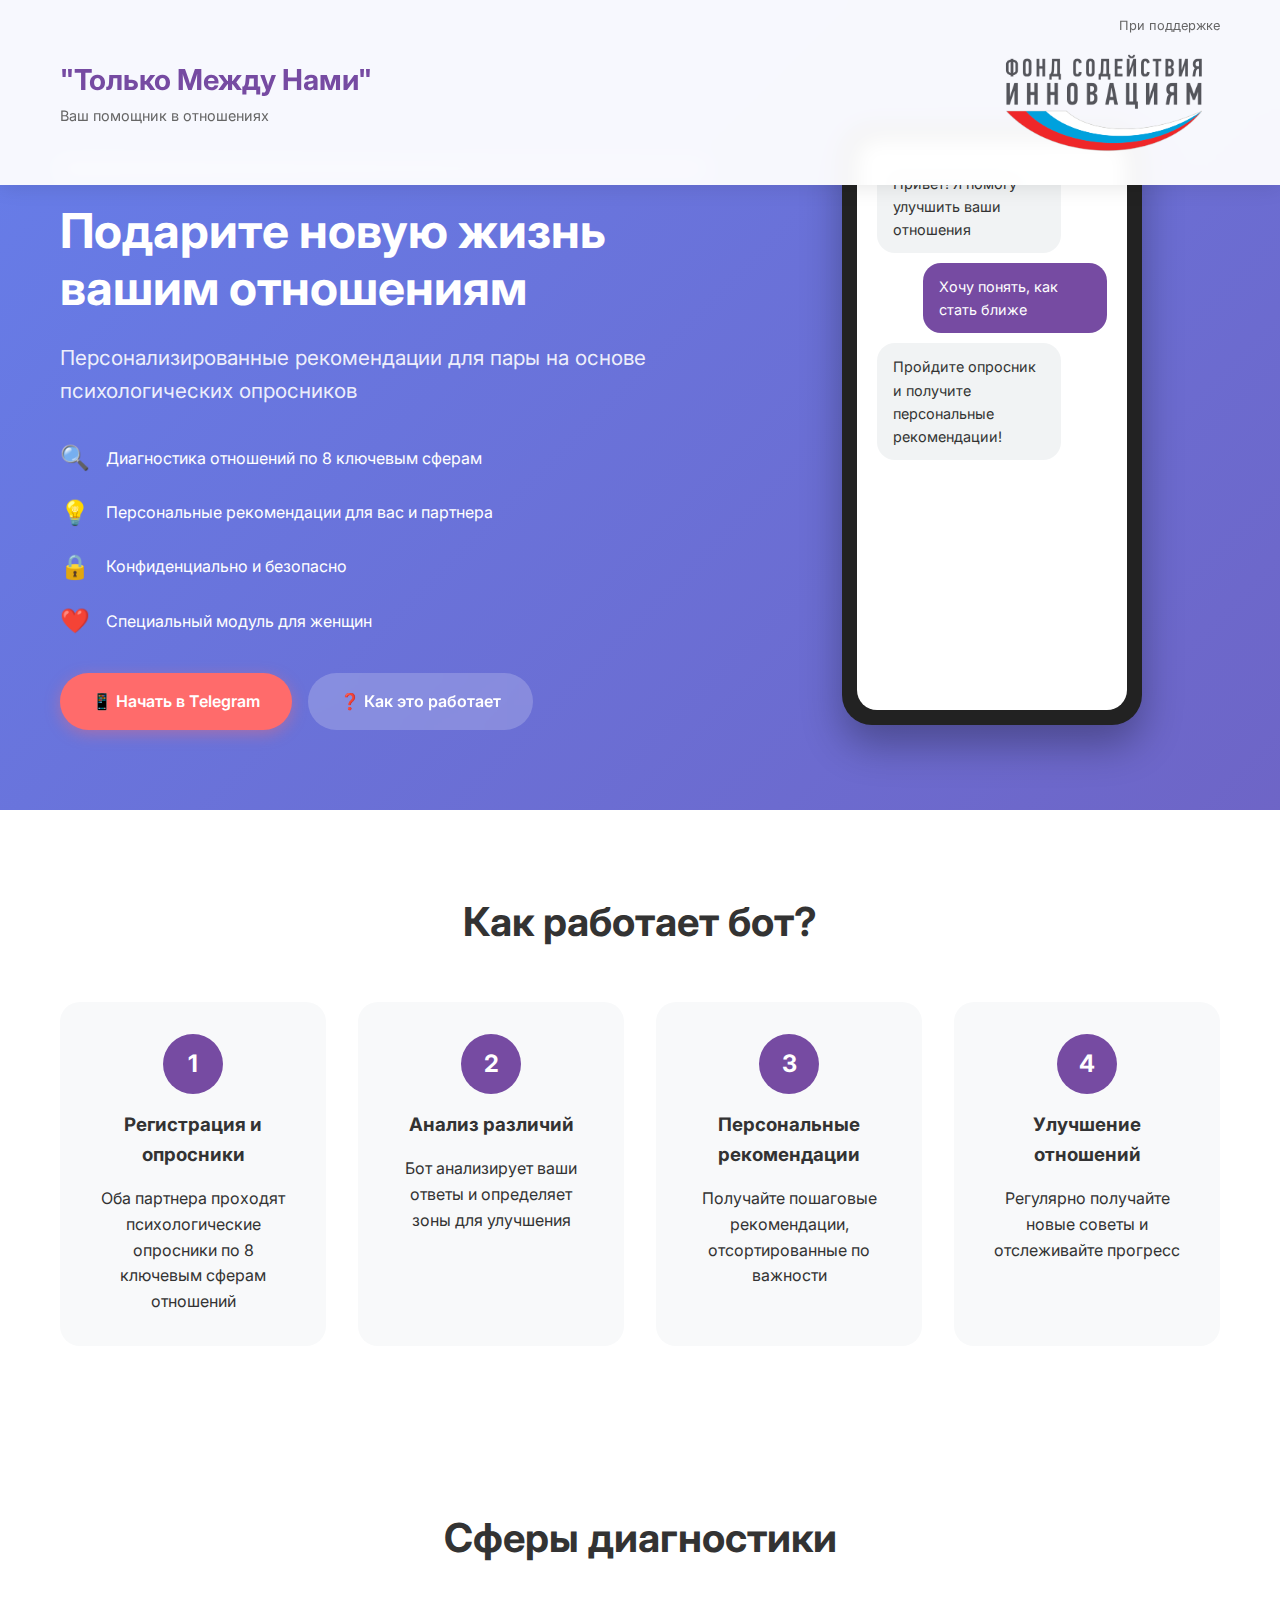
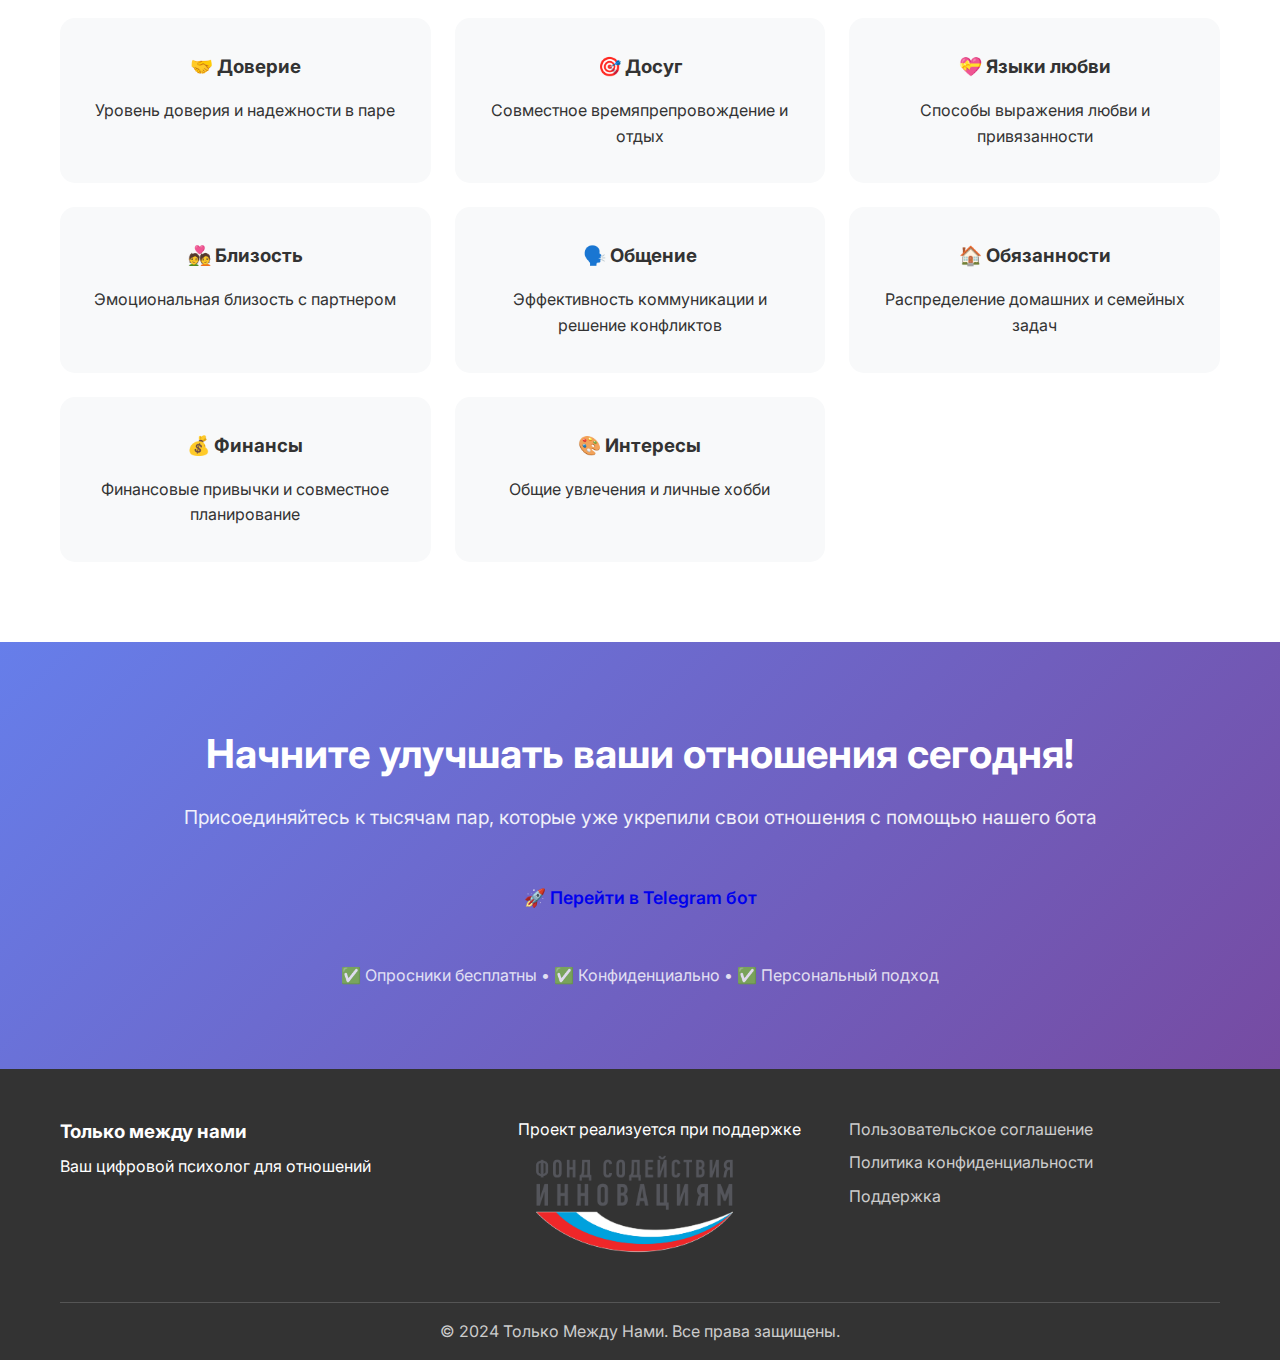
<file: web_page/index.html>
<!DOCTYPE html>
<html lang="ru">
<head>
    <meta charset="UTF-8">
    <meta name="viewport" content="width=device-width, initial-scale=1.0">
    <title>Family Harmony - Бот для семейных отношений</title>
    <link rel="stylesheet" href="style.css">
    <link href="https://fonts.googleapis.com/css2?family=Inter:wght@300;400;500;600;700&display=swap" rel="stylesheet">
</head>
<body>
    <!-- Хедер -->
    <header class="header">
        <div class="container">
            <div class="header-content">
                <div class="logo">
                    <h1>"Только Между Нами"</h1>
                    <span>Ваш помощник в отношениях</span>
                </div>
                <div class="sponsor">
                    <p>При поддержке</p>
                    <img src="images/sponsor-logo.png" alt="Логотип спонсора" class="sponsor-logo">
                </div>
            </div>
        </div>
    </header>

    <!-- Герой секция -->
    <section class="hero">
        <div class="container">
            <div class="hero-content">
                <div class="hero-text">
                    <h2>____________________________</h2>
                    <h2>Подарите новую жизнь вашим отношениям</h2>
                    <p class="hero-subtitle">Персонализированные рекомендации для пары на основе психологических опросников</p>
                    
                    <div class="features">
                        <div class="feature">
                            <span class="feature-icon">🔍</span>
                            <span>Диагностика отношений по 8 ключевым сферам</span>
                        </div>
                        <div class="feature">
                            <span class="feature-icon">💡</span>
                            <span>Персональные рекомендации для вас и партнера</span>
                        </div>
                        <div class="feature">
                            <span class="feature-icon">🔒</span>
                            <span>Конфиденциально и безопасно</span>
                        </div>
                        <div class="feature">
                            <span class="feature-icon">❤️</span>
                            <span>Специальный модуль для женщин</span>
                        </div>
                    </div>

                    <div class="cta-buttons">
                        <a href="https://t.me/ykassa11102025_bot" class="btn btn-primary" target="_blank">
                            📱 Начать в Telegram
                        </a>
                        <a href="#how-it-works" class="btn btn-secondary">
                            ❓ Как это работает
                        </a>
                    </div>
                </div>
                <div class="hero-image">
                    <div class="phone-mockup">
                        <div class="phone-screen">
                            <div class="bot-demo">
                                <div class="message bot-message">
                                    Привет! Я помогу улучшить ваши отношения
                                </div>
                                <div class="message user-message">
                                    Хочу понять, как стать ближе
                                </div>
                                <div class="message bot-message">
                                    Пройдите опросник и получите персональные рекомендации!
                                </div>
                            </div>
                        </div>
                    </div>
                </div>
            </div>
        </div>
    </section>

    <!-- Как это работает -->
    <section id="how-it-works" class="how-it-works">
        <div class="container">
            <h2>Как работает бот?</h2>
            <div class="steps">
                <div class="step">
                    <div class="step-number">1</div>
                    <h3>Регистрация и опросники</h3>
                    <p>Оба партнера проходят психологические опросники по 8 ключевым сферам отношений</p>
                </div>
                <div class="step">
                    <div class="step-number">2</div>
                    <h3>Анализ различий</h3>
                    <p>Бот анализирует ваши ответы и определяет зоны для улучшения</p>
                </div>
                <div class="step">
                    <div class="step-number">3</div>
                    <h3>Персональные рекомендации</h3>
                    <p>Получайте пошаговые рекомендации, отсортированные по важности</p>
                </div>
                <div class="step">
                    <div class="step-number">4</div>
                    <h3>Улучшение отношений</h3>
                    <p>Регулярно получайте новые советы и отслеживайте прогресс</p>
                </div>
            </div>
        </div>
    </section>

    <!-- Сферы диагностики -->
    <section class="categories">
        <div class="container">
            <h2>Сферы диагностики</h2>
            <div class="category-grid">
                <div class="category-card">
                    <h3>🤝 Доверие</h3>
                    <p>Уровень доверия и надежности в паре</p>
                </div>
                <div class="category-card">
                    <h3>🎯 Досуг</h3>
                    <p>Совместное времяпрепровождение и отдых</p>
                </div>
                <div class="category-card">
                    <h3>💝 Языки любви</h3>
                    <p>Способы выражения любви и привязанности</p>
                </div>
                <div class="category-card">
                    <h3>💑 Близость</h3>
                    <p>Эмоциональная близость с партнером</p>
                </div>
                <div class="category-card">
                    <h3>🗣️ Общение</h3>
                    <p>Эффективность коммуникации и решение конфликтов</p>
                </div>
                <div class="category-card">
                    <h3>🏠 Обязанности</h3>
                    <p>Распределение домашних и семейных задач</p>
                </div>
                <div class="category-card">
                    <h3>💰 Финансы</h3>
                    <p>Финансовые привычки и совместное планирование</p>
                </div>
                <div class="category-card">
                    <h3>🎨 Интересы</h3>
                    <p>Общие увлечения и личные хобби</p>
                </div>
            </div>
        </div>
    </section>

    <!-- CTA секция -->
    <section class="cta">
        <div class="container">
            <div class="cta-content">
                <h2>Начните улучшать ваши отношения сегодня!</h2>
                <p>Присоединяйтесь к тысячам пар, которые уже укрепили свои отношения с помощью нашего бота</p>
                <a href="https://t.me/ykassa11102025_bot" class="btn btn-large" target="_blank">
                    🚀 Перейти в Telegram бот
                </a>
                <div class="guarantee">
                    <span>✅ Опросники бесплатны • ✅ Конфиденциально • ✅ Персональный подход</span>
                </div>
            </div>
        </div>
    </section>

    <!-- Футер -->
    <footer class="footer">
        <div class="container">
            <div class="footer-content">
                <div class="footer-info">
                    <div class="footer-logo">
                        <h3>Только между нами</h3>
                        <p>Ваш цифровой психолог для отношений</p>
                    </div>
                    <div class="footer-sponsor">
                        <p>Проект реализуется при поддержке</p>
                        <img src="images/sponsor-logo.png" alt="Логотип спонсора" class="sponsor-logo-small">
                    </div>
                </div>
                <div class="footer-links">
                    <a href="terms.html">Пользовательское соглашение</a>
                    <a href="privacy.html">Политика конфиденциальности</a>
                    <a href="mailto:support@familyharmony.ru">Поддержка</a>
                </div>
            </div>
            <div class="footer-bottom">
                <p>&copy; 2024 Только Между Нами. Все права защищены.</p>
            </div>
        </div>
    </footer>
</body>
</html>
</file>
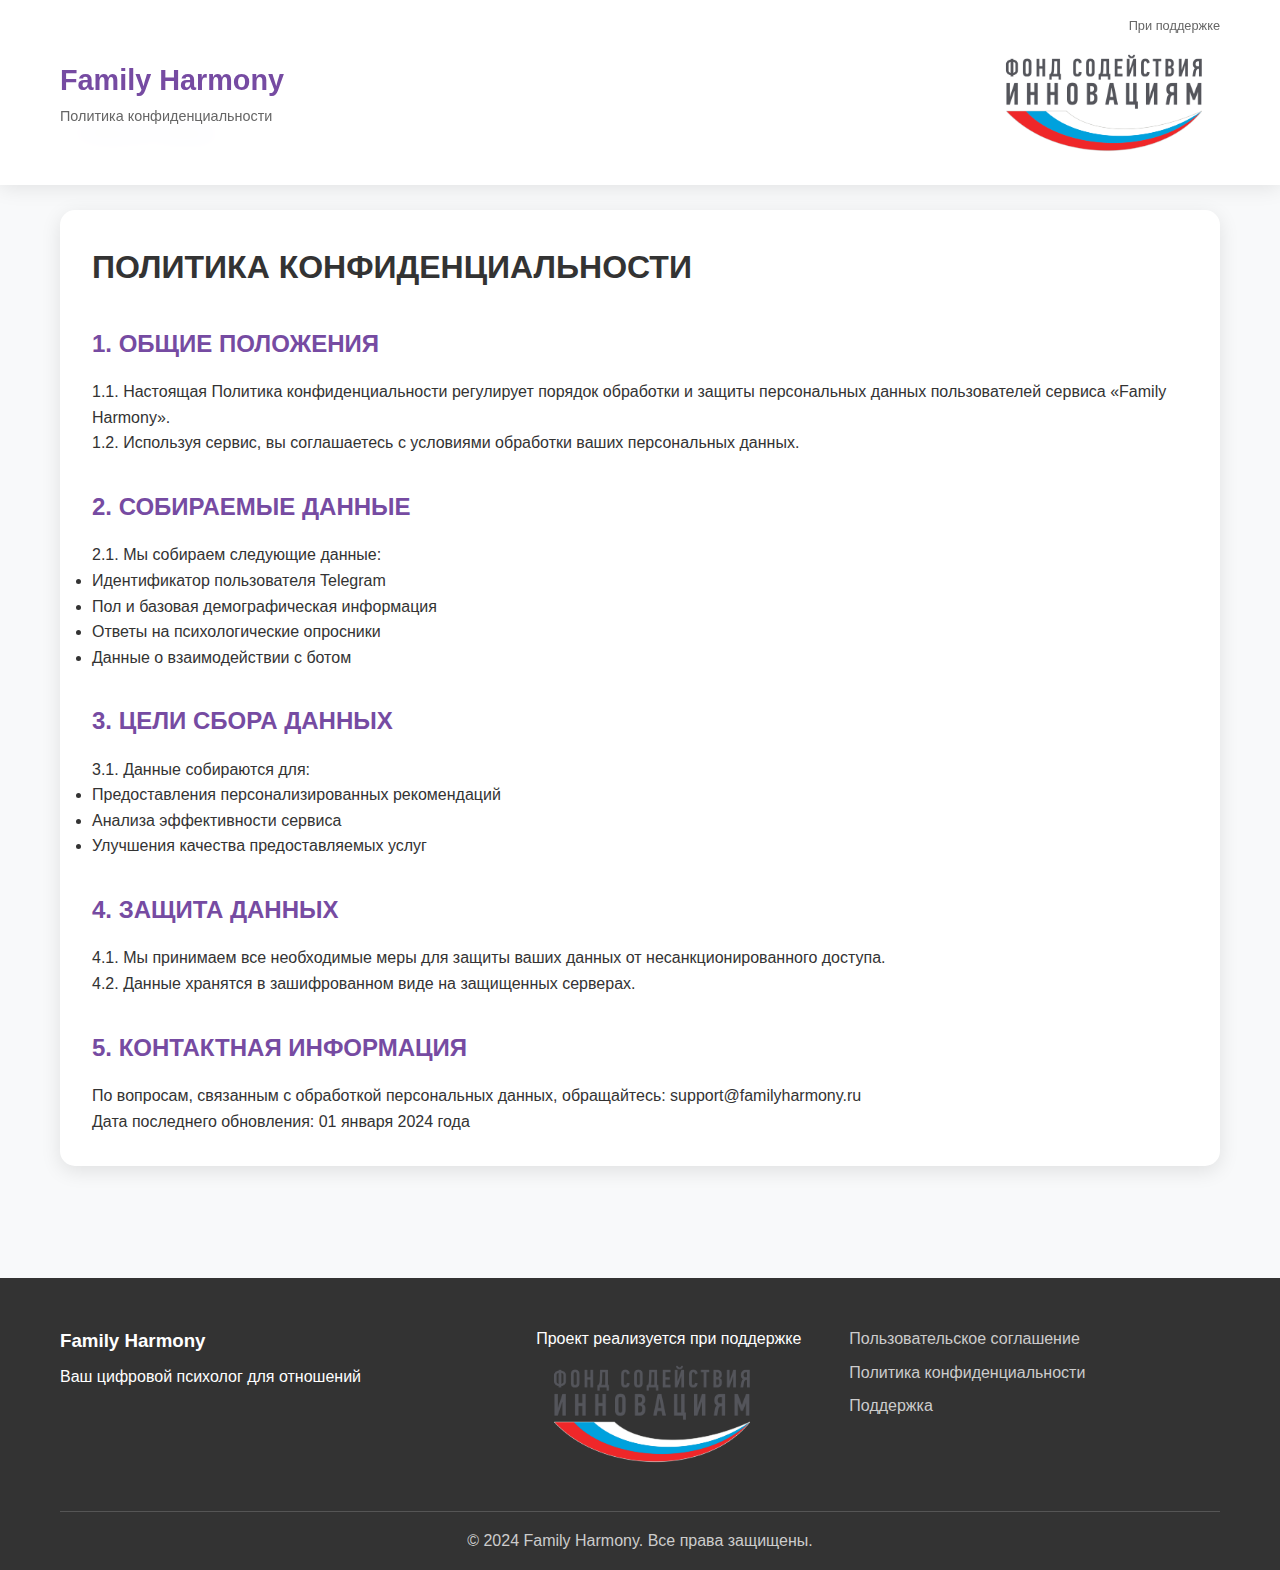
<file: web_page/privacy.html>
<!DOCTYPE html>
<html lang="ru">
<head>
    <meta charset="UTF-8">
    <meta name="viewport" content="width=device-width, initial-scale=1.0">
    <title>Политика конфиденциальности - Family Harmony</title>
    <link rel="stylesheet" href="style.css">
    <style>
        .privacy-content {
            background: white;
            padding: 2rem;
            border-radius: 15px;
            margin: 2rem 0;
            box-shadow: 0 5px 20px rgba(0,0,0,0.1);
        }
        .privacy-content h2 {
            color: #764ba2;
            margin: 2rem 0 1rem;
        }
        .back-link {
            display: inline-block;
            margin-bottom: 2rem;
            color: #764ba2;
            text-decoration: none;
        }
    </style>
</head>
<body>
    <header class="header">
        <div class="container">
            <div class="header-content">
                <div class="logo">
                    <h1>Family Harmony</h1>
                    <span>Политика конфиденциальности</span>
                </div>
                <div class="sponsor">
                    <p>При поддержке</p>
                    <img src="images/sponsor-logo.png" alt="Логотип спонсора" class="sponsor-logo">
                </div>
            </div>
        </div>
    </header>

    <section style="padding: 120px 0 80px; background: #f8f9fa; min-height: 100vh;">
        <div class="container">
            <a href="index.html" class="back-link">← Назад на главную</a>
            
            <div class="privacy-content">
                <h1>ПОЛИТИКА КОНФИДЕНЦИАЛЬНОСТИ</h1>

                <h2>1. ОБЩИЕ ПОЛОЖЕНИЯ</h2>
                <p>1.1. Настоящая Политика конфиденциальности регулирует порядок обработки и защиты персональных данных пользователей сервиса «Family Harmony».</p>
                <p>1.2. Используя сервис, вы соглашаетесь с условиями обработки ваших персональных данных.</p>

                <h2>2. СОБИРАЕМЫЕ ДАННЫЕ</h2>
                <p>2.1. Мы собираем следующие данные:</p>
                <ul>
                    <li>Идентификатор пользователя Telegram</li>
                    <li>Пол и базовая демографическая информация</li>
                    <li>Ответы на психологические опросники</li>
                    <li>Данные о взаимодействии с ботом</li>
                </ul>

                <h2>3. ЦЕЛИ СБОРА ДАННЫХ</h2>
                <p>3.1. Данные собираются для:</p>
                <ul>
                    <li>Предоставления персонализированных рекомендаций</li>
                    <li>Анализа эффективности сервиса</li>
                    <li>Улучшения качества предоставляемых услуг</li>
                </ul>

                <h2>4. ЗАЩИТА ДАННЫХ</h2>
                <p>4.1. Мы принимаем все необходимые меры для защиты ваших данных от несанкционированного доступа.</p>
                <p>4.2. Данные хранятся в зашифрованном виде на защищенных серверах.</p>

                <h2>5. КОНТАКТНАЯ ИНФОРМАЦИЯ</h2>
                <p>По вопросам, связанным с обработкой персональных данных, обращайтесь: support@familyharmony.ru</p>

                <p>Дата последнего обновления: 01 января 2024 года</p>
            </div>
        </div>
    </section>

    <footer class="footer">
        <div class="container">
            <div class="footer-content">
                <div class="footer-info">
                    <div class="footer-logo">
                        <h3>Family Harmony</h3>
                        <p>Ваш цифровой психолог для отношений</p>
                    </div>
                    <div class="footer-sponsor">
                        <p>Проект реализуется при поддержке</p>
                        <img src="images/sponsor-logo.png" alt="Логотип спонсора" class="sponsor-logo-small">
                    </div>
                </div>
                <div class="footer-links">
                    <a href="terms.html">Пользовательское соглашение</a>
                    <a href="privacy.html">Политика конфиденциальности</a>
                    <a href="mailto:support@familyharmony.ru">Поддержка</a>
                </div>
            </div>
            <div class="footer-bottom">
                <p>&copy; 2024 Family Harmony. Все права защищены.</p>
            </div>
        </div>
    </footer>
</body>
</html>
</file>
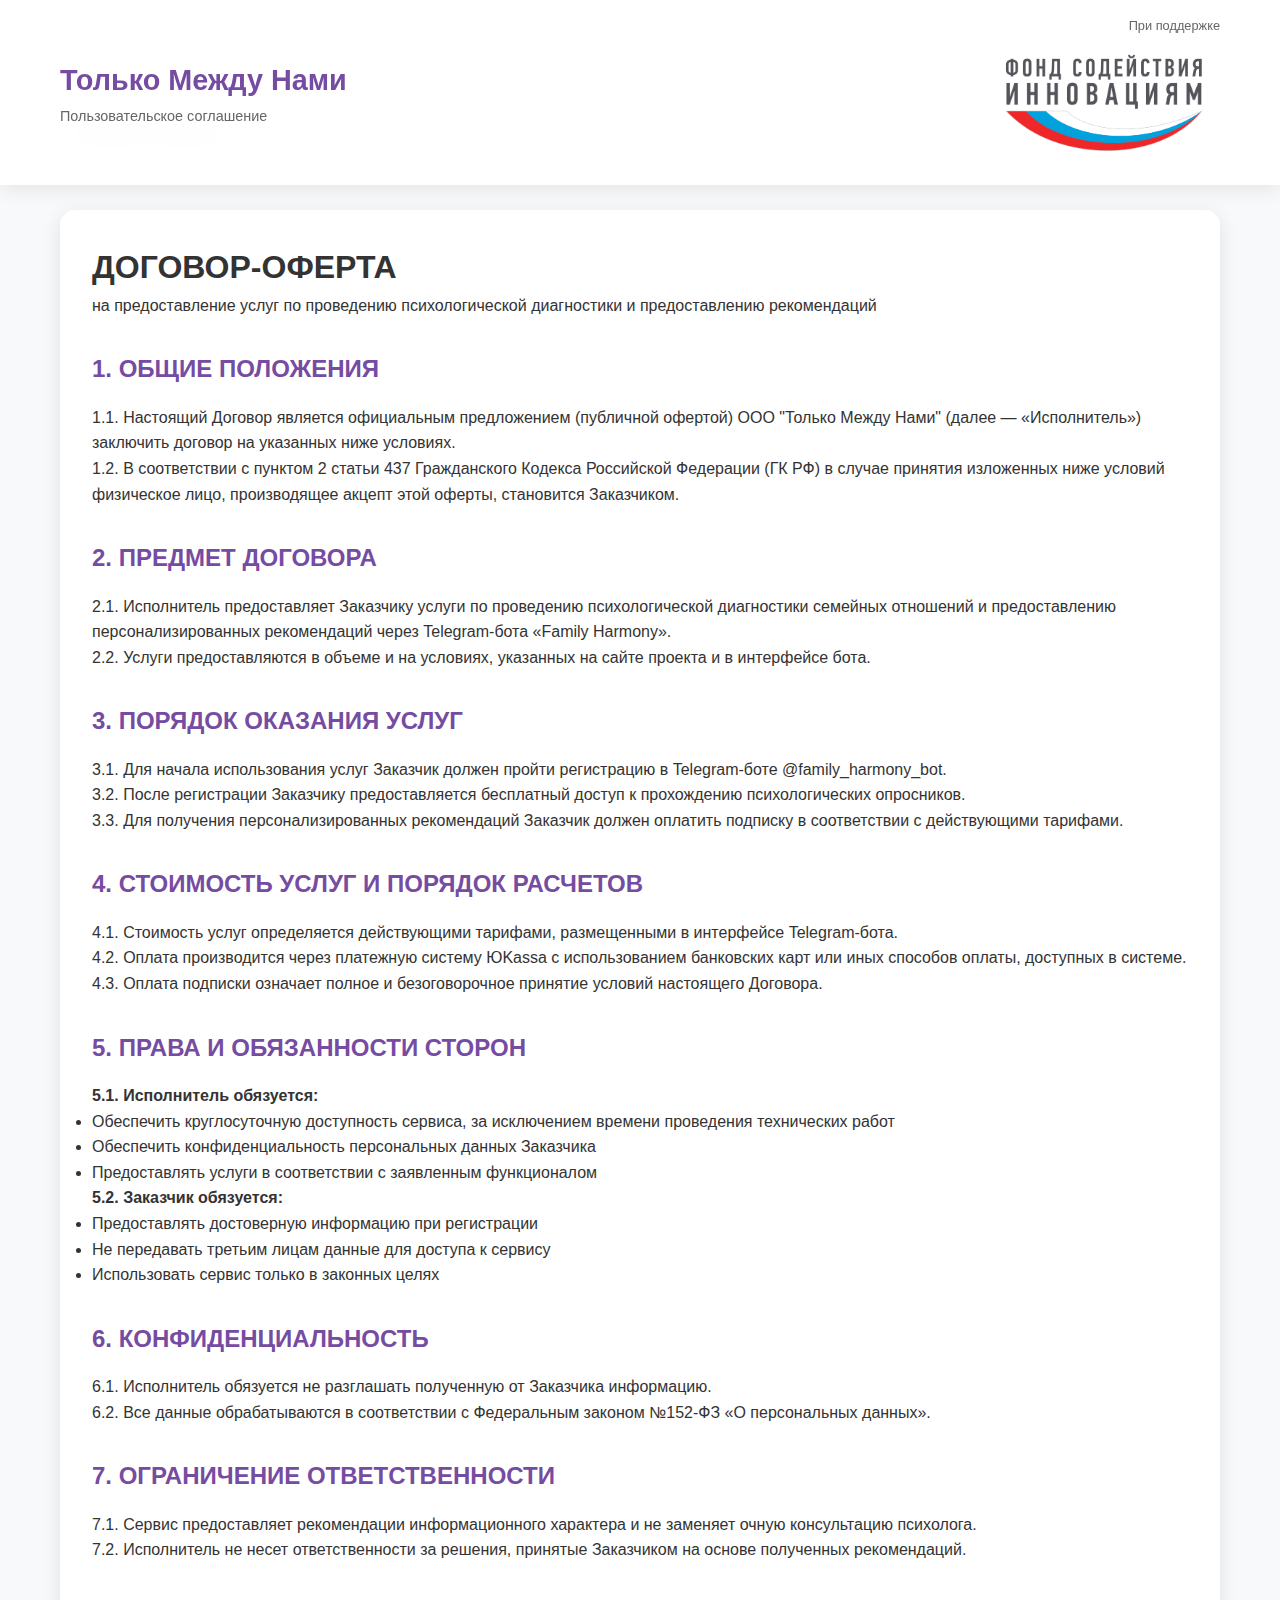
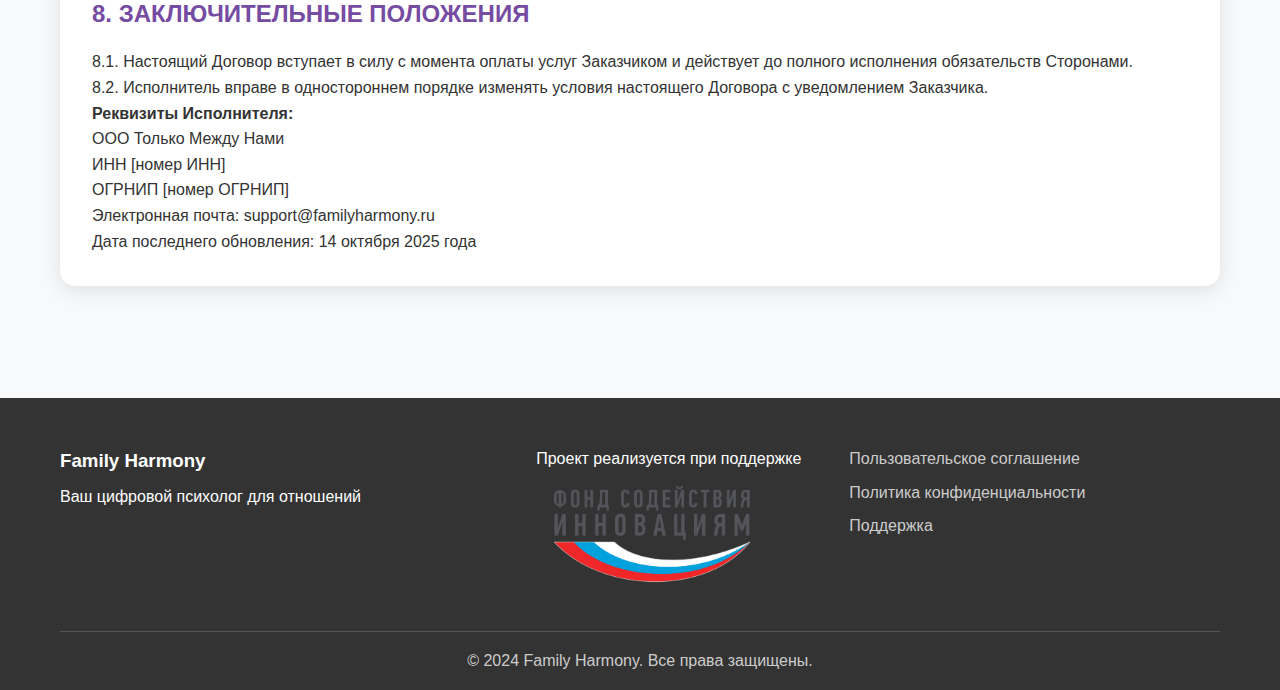
<file: web_page/terms.html>
<!DOCTYPE html>
<html lang="ru">
<head>
    <meta charset="UTF-8">
    <meta name="viewport" content="width=device-width, initial-scale=1.0">
    <title>Пользовательское соглашение - Только Между Нами</title>
    <link rel="stylesheet" href="style.css">
    <style>
        .terms-content {
            background: white;
            padding: 2rem;
            border-radius: 15px;
            margin: 2rem 0;
            box-shadow: 0 5px 20px rgba(0,0,0,0.1);
        }
        .terms-content h2 {
            color: #764ba2;
            margin: 2rem 0 1rem;
        }
        .terms-content h2:first-child {
            margin-top: 0;
        }
        .back-link {
            display: inline-block;
            margin-bottom: 2rem;
            color: #764ba2;
            text-decoration: none;
        }
    </style>
</head>
<body>
    <header class="header">
        <div class="container">
            <div class="header-content">
                <div class="logo">
                    <h1>Только Между Нами</h1>
                    <span>Пользовательское соглашение</span>
                </div>
                <div class="sponsor">
                    <p>При поддержке</p>
                    <img src="images/sponsor-logo.png" alt="Логотип спонсора" class="sponsor-logo">
                </div>
            </div>
        </div>
    </header>

    <section style="padding: 120px 0 80px; background: #f8f9fa; min-height: 100vh;">
        <div class="container">
            <a href="index.html" class="back-link">← Назад на главную</a>
            
            <div class="terms-content">
                <h1>ДОГОВОР-ОФЕРТА</h1>
                <p>на предоставление услуг по проведению психологической диагностики и предоставлению рекомендаций</p>

                <h2>1. ОБЩИЕ ПОЛОЖЕНИЯ</h2>
                <p>1.1. Настоящий Договор является официальным предложением (публичной офертой) ООО "Только Между Нами" (далее — «Исполнитель») заключить договор на указанных ниже условиях.</p>
                <p>1.2. В соответствии с пунктом 2 статьи 437 Гражданского Кодекса Российской Федерации (ГК РФ) в случае принятия изложенных ниже условий физическое лицо, производящее акцепт этой оферты, становится Заказчиком.</p>

                <h2>2. ПРЕДМЕТ ДОГОВОРА</h2>
                <p>2.1. Исполнитель предоставляет Заказчику услуги по проведению психологической диагностики семейных отношений и предоставлению персонализированных рекомендаций через Telegram-бота «Family Harmony».</p>
                <p>2.2. Услуги предоставляются в объеме и на условиях, указанных на сайте проекта и в интерфейсе бота.</p>

                <h2>3. ПОРЯДОК ОКАЗАНИЯ УСЛУГ</h2>
                <p>3.1. Для начала использования услуг Заказчик должен пройти регистрацию в Telegram-боте @family_harmony_bot.</p>
                <p>3.2. После регистрации Заказчику предоставляется бесплатный доступ к прохождению психологических опросников.</p>
                <p>3.3. Для получения персонализированных рекомендаций Заказчик должен оплатить подписку в соответствии с действующими тарифами.</p>

                <h2>4. СТОИМОСТЬ УСЛУГ И ПОРЯДОК РАСЧЕТОВ</h2>
                <p>4.1. Стоимость услуг определяется действующими тарифами, размещенными в интерфейсе Telegram-бота.</p>
                <p>4.2. Оплата производится через платежную систему ЮKassa с использованием банковских карт или иных способов оплаты, доступных в системе.</p>
                <p>4.3. Оплата подписки означает полное и безоговорочное принятие условий настоящего Договора.</p>

                <h2>5. ПРАВА И ОБЯЗАННОСТИ СТОРОН</h2>
                <p><strong>5.1. Исполнитель обязуется:</strong></p>
                <ul>
                    <li>Обеспечить круглосуточную доступность сервиса, за исключением времени проведения технических работ</li>
                    <li>Обеспечить конфиденциальность персональных данных Заказчика</li>
                    <li>Предоставлять услуги в соответствии с заявленным функционалом</li>
                </ul>

                <p><strong>5.2. Заказчик обязуется:</strong></p>
                <ul>
                    <li>Предоставлять достоверную информацию при регистрации</li>
                    <li>Не передавать третьим лицам данные для доступа к сервису</li>
                    <li>Использовать сервис только в законных целях</li>
                </ul>

                <h2>6. КОНФИДЕНЦИАЛЬНОСТЬ</h2>
                <p>6.1. Исполнитель обязуется не разглашать полученную от Заказчика информацию.</p>
                <p>6.2. Все данные обрабатываются в соответствии с Федеральным законом №152-ФЗ «О персональных данных».</p>

                <h2>7. ОГРАНИЧЕНИЕ ОТВЕТСТВЕННОСТИ</h2>
                <p>7.1. Сервис предоставляет рекомендации информационного характера и не заменяет очную консультацию психолога.</p>
                <p>7.2. Исполнитель не несет ответственности за решения, принятые Заказчиком на основе полученных рекомендаций.</p>

                <h2>8. ЗАКЛЮЧИТЕЛЬНЫЕ ПОЛОЖЕНИЯ</h2>
                <p>8.1. Настоящий Договор вступает в силу с момента оплаты услуг Заказчиком и действует до полного исполнения обязательств Сторонами.</p>
                <p>8.2. Исполнитель вправе в одностороннем порядке изменять условия настоящего Договора с уведомлением Заказчика.</p>

                <p><strong>Реквизиты Исполнителя:</strong><br>
                ООО Только Между Нами<br>
                ИНН [номер ИНН]<br>
                ОГРНИП [номер ОГРНИП]<br>
                Электронная почта: support@familyharmony.ru</p>

                <p>Дата последнего обновления: 14 октября 2025 года</p>
            </div>
        </div>
    </section>

    <footer class="footer">
        <div class="container">
            <div class="footer-content">
                <div class="footer-info">
                    <div class="footer-logo">
                        <h3>Family Harmony</h3>
                        <p>Ваш цифровой психолог для отношений</p>
                    </div>
                    <div class="footer-sponsor">
                        <p>Проект реализуется при поддержке</p>
                        <img src="images/sponsor-logo.png" alt="Логотип спонсора" class="sponsor-logo-small">
                    </div>
                </div>
                <div class="footer-links">
                    <a href="terms.html">Пользовательское соглашение</a>
                    <a href="privacy.html">Политика конфиденциальности</a>
                    <a href="mailto:support@familyharmony.ru">Поддержка</a>
                </div>
            </div>
            <div class="footer-bottom">
                <p>&copy; 2024 Family Harmony. Все права защищены.</p>
            </div>
        </div>
    </footer>
</body>
</html>
</file>
<file: web_page/style.css>
* {
    margin: 0;
    padding: 0;
    box-sizing: border-box;
}

body {
    font-family: 'Inter', sans-serif;
    line-height: 1.6;
    color: #333;
    background: linear-gradient(135deg, #667eea 0%, #764ba2 100%);
    min-height: 100vh;
}

.container {
    max-width: 1200px;
    margin: 0 auto;
    padding: 0 20px;
}

/* Хедер */
.header {
    background: rgba(255, 255, 255, 0.95);
    backdrop-filter: blur(10px);
    padding: 1rem 0;
    position: fixed;
    width: 100%;
    top: 0;
    z-index: 1000;
    box-shadow: 0 2px 20px rgba(0, 0, 0, 0.1);
}

.header-content {
    display: flex;
    justify-content: space-between;
    align-items: center;
}

.logo h1 {
    color: #764ba2;
    font-size: 1.8rem;
    font-weight: 700;
}

.logo span {
    color: #666;
    font-size: 0.9rem;
}

.sponsor {
    text-align: right;
}

.sponsor p {
    font-size: 0.8rem;
    color: #666;
    margin-bottom: 5px;
}

.sponsor-logo {
    height: 120px;
    width: 250;
}

.sponsor-logo-small {
    height: 120px;
    width: 250;
}

/* Герой секция */
.hero {
    padding: 120px 0 80px;
    background: transparent;
}

.hero-content {
    display: grid;
    grid-template-columns: 1fr 1fr;
    gap: 60px;
    align-items: center;
}

.hero-text h2 {
    font-size: 3rem;
    font-weight: 700;
    color: white;
    line-height: 1.2;
    margin-bottom: 1.5rem;
}

.hero-subtitle {
    font-size: 1.3rem;
    color: rgba(255, 255, 255, 0.9);
    margin-bottom: 2rem;
}

.features {
    margin: 2rem 0;
}

.feature {
    display: flex;
    align-items: center;
    margin-bottom: 1rem;
    color: white;
}

.feature-icon {
    font-size: 1.5rem;
    margin-right: 1rem;
}

.cta-buttons {
    display: flex;
    gap: 1rem;
    margin-top: 2rem;
}

.btn {
    display: inline-block;
    padding: 1rem 2rem;
    border-radius: 50px;
    text-decoration: none;
    font-weight: 600;
    transition: all 0.3s ease;
    border: none;
    cursor: pointer;
    text-align: center;
}

.btn-primary {
    background: #ff6b6b;
    color: white;
    box-shadow: 0 4px 15px rgba(255, 107, 107, 0.4);
}

.btn-primary:hover {
    background: #ff5252;
    transform: translateY(-2px);
    box-shadow: 0 6px 20px rgba(255, 107, 107, 0.6);
}

.btn-secondary {
    background: rgba(255, 255, 255, 0.2);
    color: white;
    backdrop-filter: blur(10px);
}

.btn-secondary:hover {
    background: rgba(255, 255, 255, 0.3);
    transform: translateY(-2px);
}

.btn-large {
    padding: 1.2rem 3rem;
    font-size: 1.1rem;
}

/* Мокап телефона */
.phone-mockup {
    background: #222;
    border-radius: 30px;
    padding: 15px;
    width: 300px;
    height: 600px;
    margin: 0 auto;
    box-shadow: 0 20px 40px rgba(0, 0, 0, 0.3);
    position: relative;
}

.phone-screen {
    background: white;
    border-radius: 20px;
    height: 100%;
    padding: 20px;
    overflow: hidden;
}

.bot-demo {
    height: 100%;
    display: flex;
    flex-direction: column;
    gap: 10px;
}

.message {
    padding: 12px 16px;
    border-radius: 18px;
    max-width: 80%;
    font-size: 0.9rem;
}

.bot-message {
    background: #f1f3f4;
    align-self: flex-start;
}

.user-message {
    background: #764ba2;
    color: white;
    align-self: flex-end;
}

/* Секции */
section {
    padding: 80px 0;
}

.how-it-works, .categories, .cta {
    background: white;
}

.how-it-works h2, .categories h2, .cta h2 {
    text-align: center;
    font-size: 2.5rem;
    margin-bottom: 3rem;
    color: #333;
}

.steps {
    display: grid;
    grid-template-columns: repeat(auto-fit, minmax(250px, 1fr));
    gap: 2rem;
}

.step {
    text-align: center;
    padding: 2rem;
    border-radius: 20px;
    background: #f8f9fa;
    transition: transform 0.3s ease;
}

.step:hover {
    transform: translateY(-5px);
}

.step-number {
    width: 60px;
    height: 60px;
    background: #764ba2;
    color: white;
    border-radius: 50%;
    display: flex;
    align-items: center;
    justify-content: center;
    font-size: 1.5rem;
    font-weight: bold;
    margin: 0 auto 1rem;
}

.step h3 {
    margin-bottom: 1rem;
    color: #333;
}

/* Категории */
.category-grid {
    display: grid;
    grid-template-columns: repeat(auto-fit, minmax(280px, 1fr));
    gap: 1.5rem;
}

.category-card {
    background: #f8f9fa;
    padding: 2rem;
    border-radius: 15px;
    text-align: center;
    transition: all 0.3s ease;
    border: 2px solid transparent;
}

.category-card:hover {
    border-color: #764ba2;
    transform: translateY(-3px);
    box-shadow: 0 10px 25px rgba(118, 75, 162, 0.15);
}

.category-card h3 {
    margin-bottom: 1rem;
    color: #333;
}

/* CTA секция */
.cta {
    background: linear-gradient(135deg, #667eea 0%, #764ba2 100%);
    color: white;
    text-align: center;
}

.cta h2 {
    color: white !important;
    font-size: 2.5rem;
    margin-bottom: 1rem;
}

.cta p {
    font-size: 1.2rem;
    margin-bottom: 2rem;
    opacity: 0.9;
}

.guarantee {
    margin-top: 2rem;
    font-size: 1rem;
    opacity: 0.8;
}

/* Футер */
.footer {
    background: #333;
    color: white;
    padding: 3rem 0 1rem;
}

.footer-content {
    display: grid;
    grid-template-columns: 2fr 1fr;
    gap: 3rem;
    margin-bottom: 2rem;
}

.footer-logo h3 {
    color: white;
    margin-bottom: 0.5rem;
}

.footer-links {
    display: flex;
    flex-direction: column;
    gap: 0.5rem;
}

.footer-links a {
    color: #ccc;
    text-decoration: none;
    transition: color 0.3s ease;
}

.footer-links a:hover {
    color: white;
}

.footer-bottom {
    border-top: 1px solid #555;
    padding-top: 1rem;
    text-align: center;
    color: #ccc;
}

.footer-info {
    display: flex;
    justify-content: space-between;
    align-items: flex-start;
}

/* Адаптивность */
@media (max-width: 768px) {
    .hero-content {
        grid-template-columns: 1fr;
        text-align: center;
    }
    
    .hero-text h2 {
        font-size: 2rem;
    }
    
    .cta-buttons {
        flex-direction: column;
        align-items: center;
    }
    
    .footer-content {
        grid-template-columns: 1fr;
    }
    
    .footer-info {
        flex-direction: column;
        gap: 1rem;
    }
    
    .header-content {
        flex-direction: column;
        gap: 1rem;
        text-align: center;
    }
    
    .steps {
        grid-template-columns: 1fr;
    }
}
</file>
